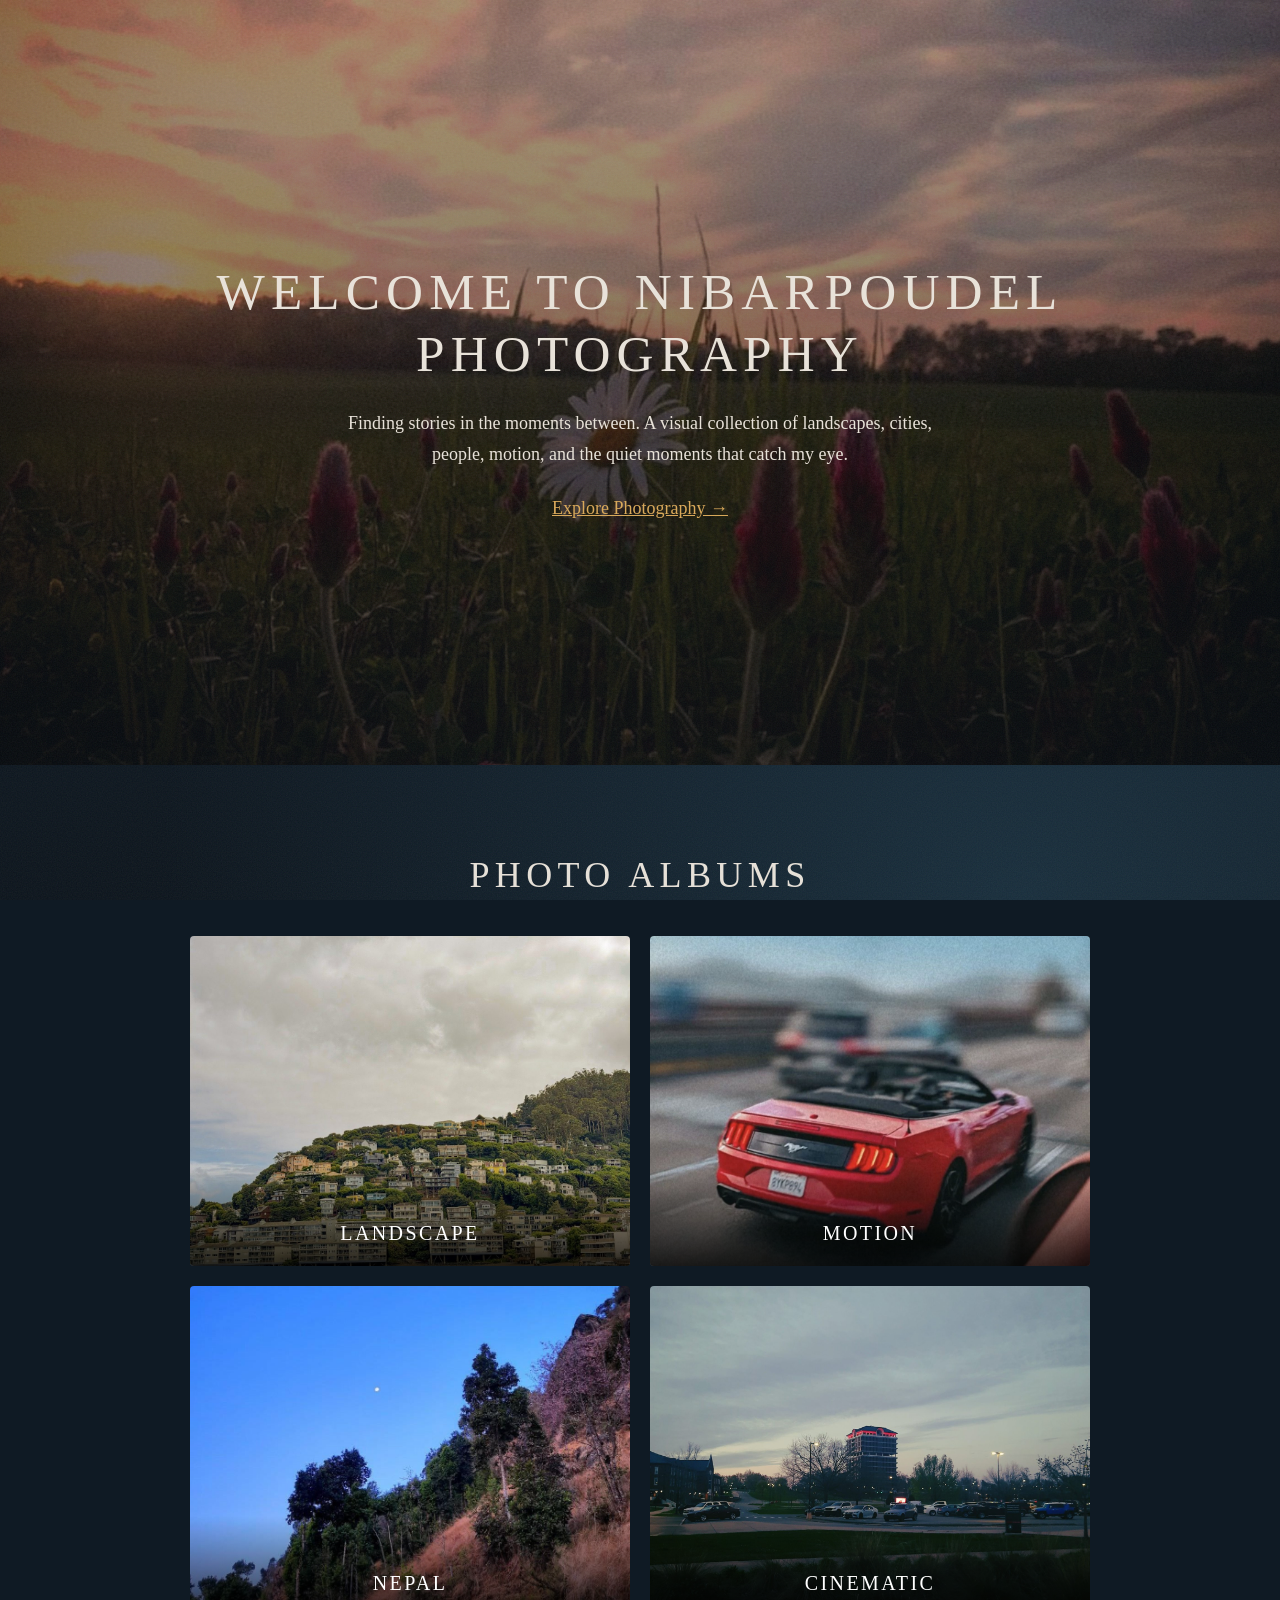
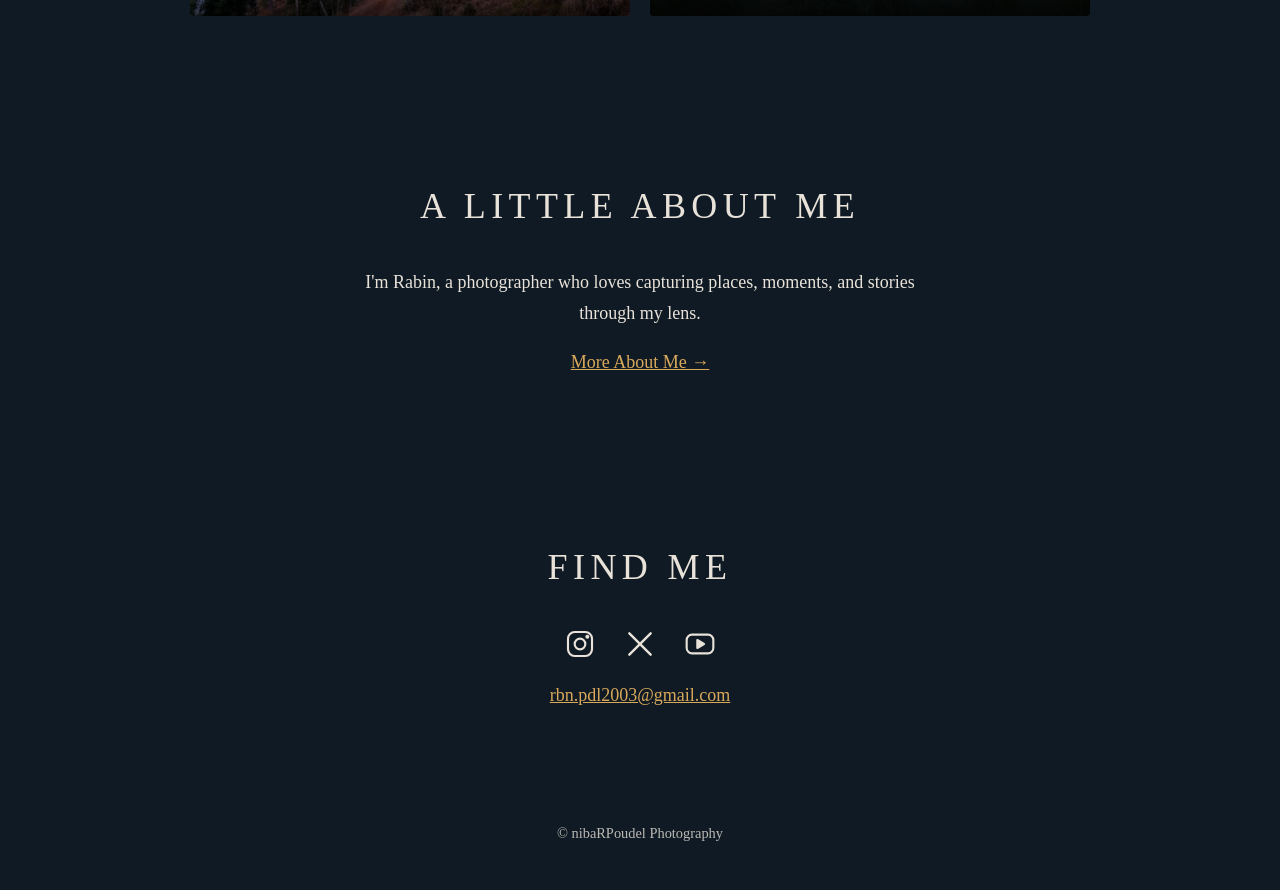
<file: index.html>
<!DOCTYPE html>
<html lang="en">
<head>
  <meta charset="UTF-8">
  <meta name="viewport" content="width=device-width, initial-scale=1.0">
  <title>nibaRPoudel Photography</title>
  <link rel="stylesheet" href="style.css">
</head>
<body>

  
<header class="hero">
  <div class="hero-content">
    <h1>Welcome to nibaRPoudel Photography</h1>

    <p>
      Finding stories in the moments between. A visual collection
      of landscapes, cities, people, motion, and the quiet moments
      that catch my eye.
    </p>

    <a href="#albums" class="button">
      Explore Photography →
    </a>
  </div>
</header>


  <section class="albums" id="albums">
  <h2>Photo Albums</h2>
  <div class="album-grid">
    <a class="album" href="landscape.html">
      <img src="photos/landscape/1.jpg" alt="Landscape album cover">
      <span class="album-title">Landscape</span>
    </a>
    
    <a class="album" href="motion.html">
      <img src="photos/motion/1.jpg" alt="Motion album cover">
      <span class="album-title">Motion</span>
    </a>

    <a class="album" href="nepal.html">
      <img src="photos/nepal/1.jpg" alt="Nepal album cover">
      <span class="album-title">Nepal</span>
    </a>

    <a class="album" href="cinematic.html">
      <img src="photos/cinematic/1.jpg" alt="Cinematic album cover">
      <span class="album-title">Cinematic</span>
    </a>
  </div>
</section>

  <section class="about-preview">
    <h2>A Little About Me</h2>
    <p>I'm Rabin, a photographer who loves capturing places, moments,
        and stories through my lens.</p>
    <a href="about.html">More About Me →</a>
  </section>

  <section class="Connect">
    <h2>FIND ME</h2>
    <div class="social-links">
  <a href="https://www.instagram.com/nibarpoudel_photography" target="_blank" rel="noopener noreferrer" aria-label="Instagram">
    <svg viewBox="0 0 24 24" fill="none" stroke="currentColor" stroke-width="1.6" stroke-linecap="round" stroke-linejoin="round" aria-hidden="true">
      <rect x="3" y="3" width="18" height="18" rx="5"/>
      <circle cx="12" cy="12" r="4"/>
      <circle cx="17.5" cy="6.5" r="0.7" fill="currentColor"/>
    </svg>
  </a>

  <a href="https://x.com/LeduopN" target="_blank" rel="noopener noreferrer" aria-label="X">
    <svg viewBox="0 0 24 24" fill="none" stroke="currentColor" stroke-width="1.8" stroke-linecap="round" aria-hidden="true">
      <path d="M4 4L20 20M20 4L4 20"/>
    </svg>
  </a>

  <a href="https://www.youtube.com/@nibar_poudel" target="_blank" rel="noopener noreferrer" aria-label="YouTube">
    <svg viewBox="0 0 24 24" fill="none" stroke="currentColor" stroke-width="1.6" stroke-linejoin="round" aria-hidden="true">
      <rect x="2" y="5" width="20" height="14" rx="4"/>
      <path d="M10 9L15 12L10 15Z" fill="currentColor"/>
    </svg>
  </a>
</div>
    <a href="mailto:rbn.pdl2003@gmail.com">rbn.pdl2003@gmail.com</a>
  </section>

  <footer>
    <p>© nibaRPoudel Photography</p>
  </footer>

</body>
</html>
</file>
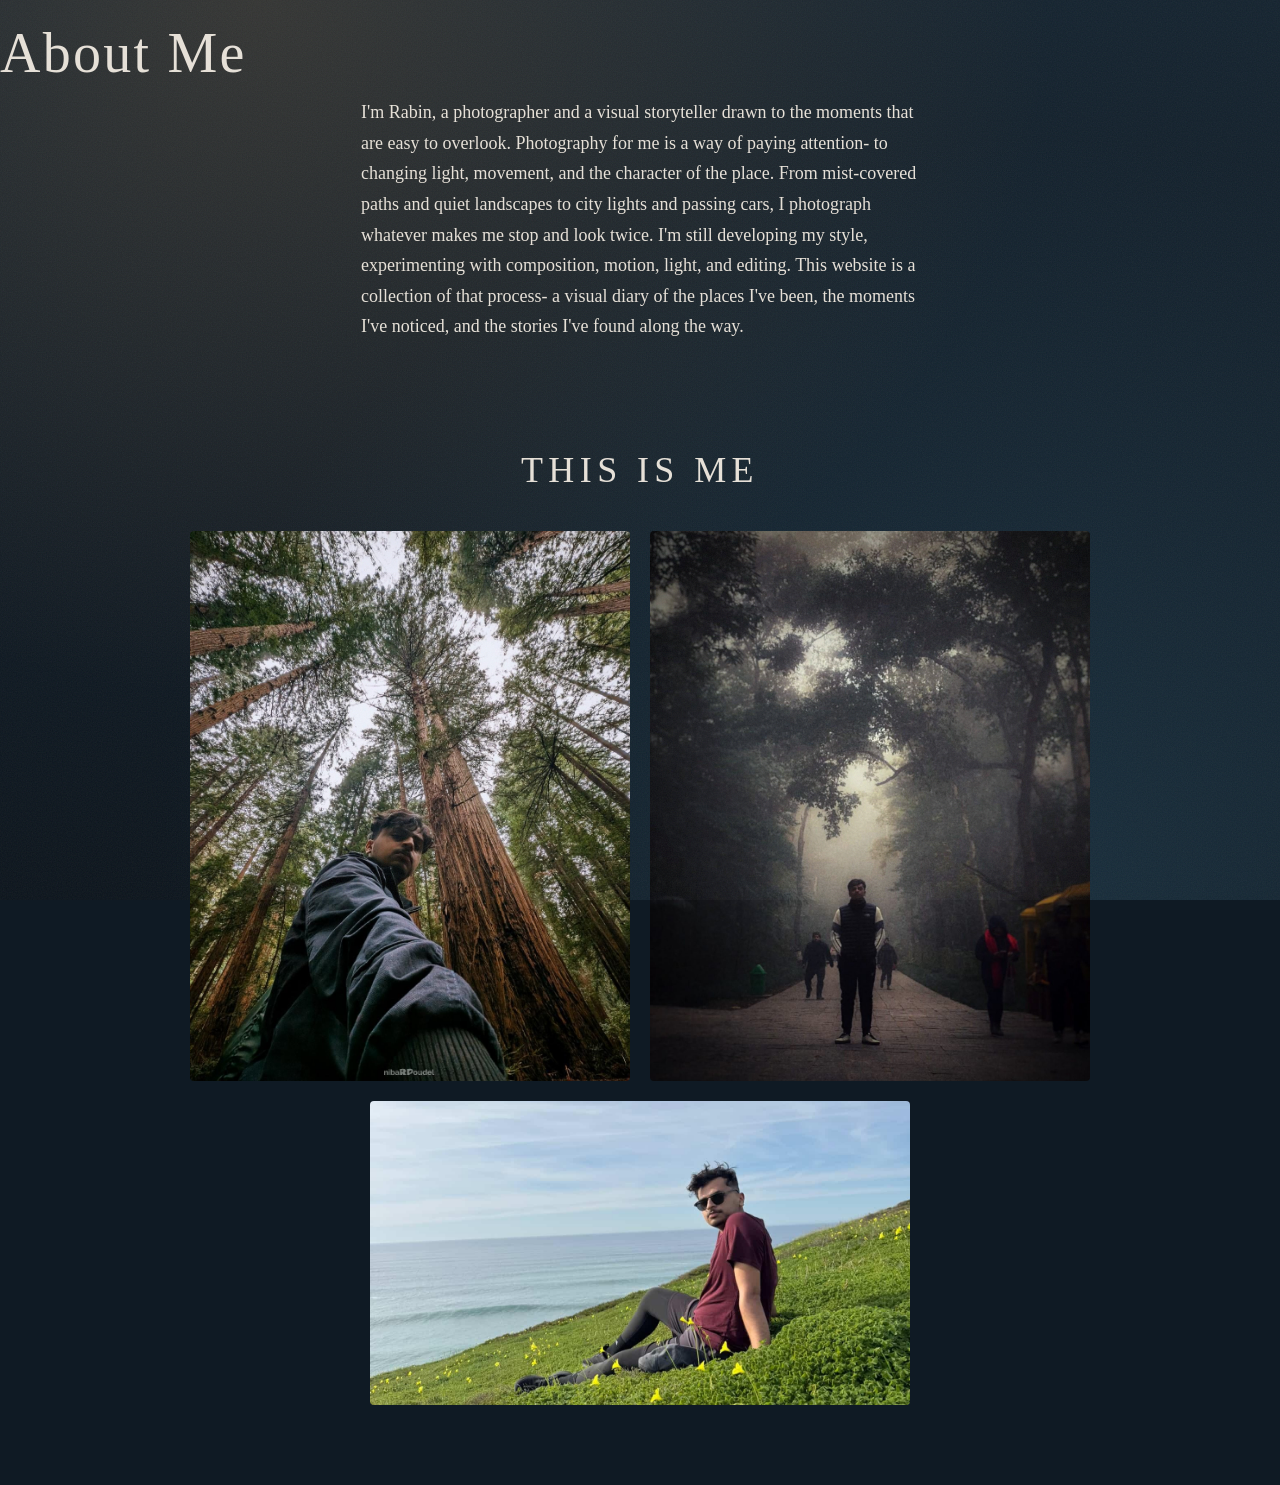
<file: about.html>
<!DOCTYPE html>
<html lang= "en" >
    <head>
        <meta charset = "UTF-8">
        <meta name = "viewport" content = "width=device-width, inital-sacle=1.0">
        <title> About - My Photography </title>
        <link rel = "stylesheet" href = "style.css">
    </head>

    <body>
        <h1>About Me </h1>
        <p class="intro"> I'm Rabin, a photographer and a visual storyteller drawn to the moments that are easy to overlook. 
            Photography for me is a way of paying attention- to changing light, movement, and the character of the place. From mist-covered paths and quiet landscapes to city lights and passing cars,
        I photograph whatever makes me stop and look twice. 
        I'm still developing my style, experimenting with composition, motion, light, and editing. This website is a collection of that process- a visual diary of the places I've been, the moments I've noticed, and the stories I've found along the way. </p>

        <a href = "about.html"></a>


<section class="about-gallery">
  <h2>This is me</h2>

  <div class="about-photo-grid">
    <img src="photos/about/1.jpg" alt="Photo of me">
    <img src="photos/about/2.jpg" alt="Photo of me">
    <img src="photos/about/3.jpg" alt="Photo of me">


    
  </div>
</section>

    </body>
</html>
</file>
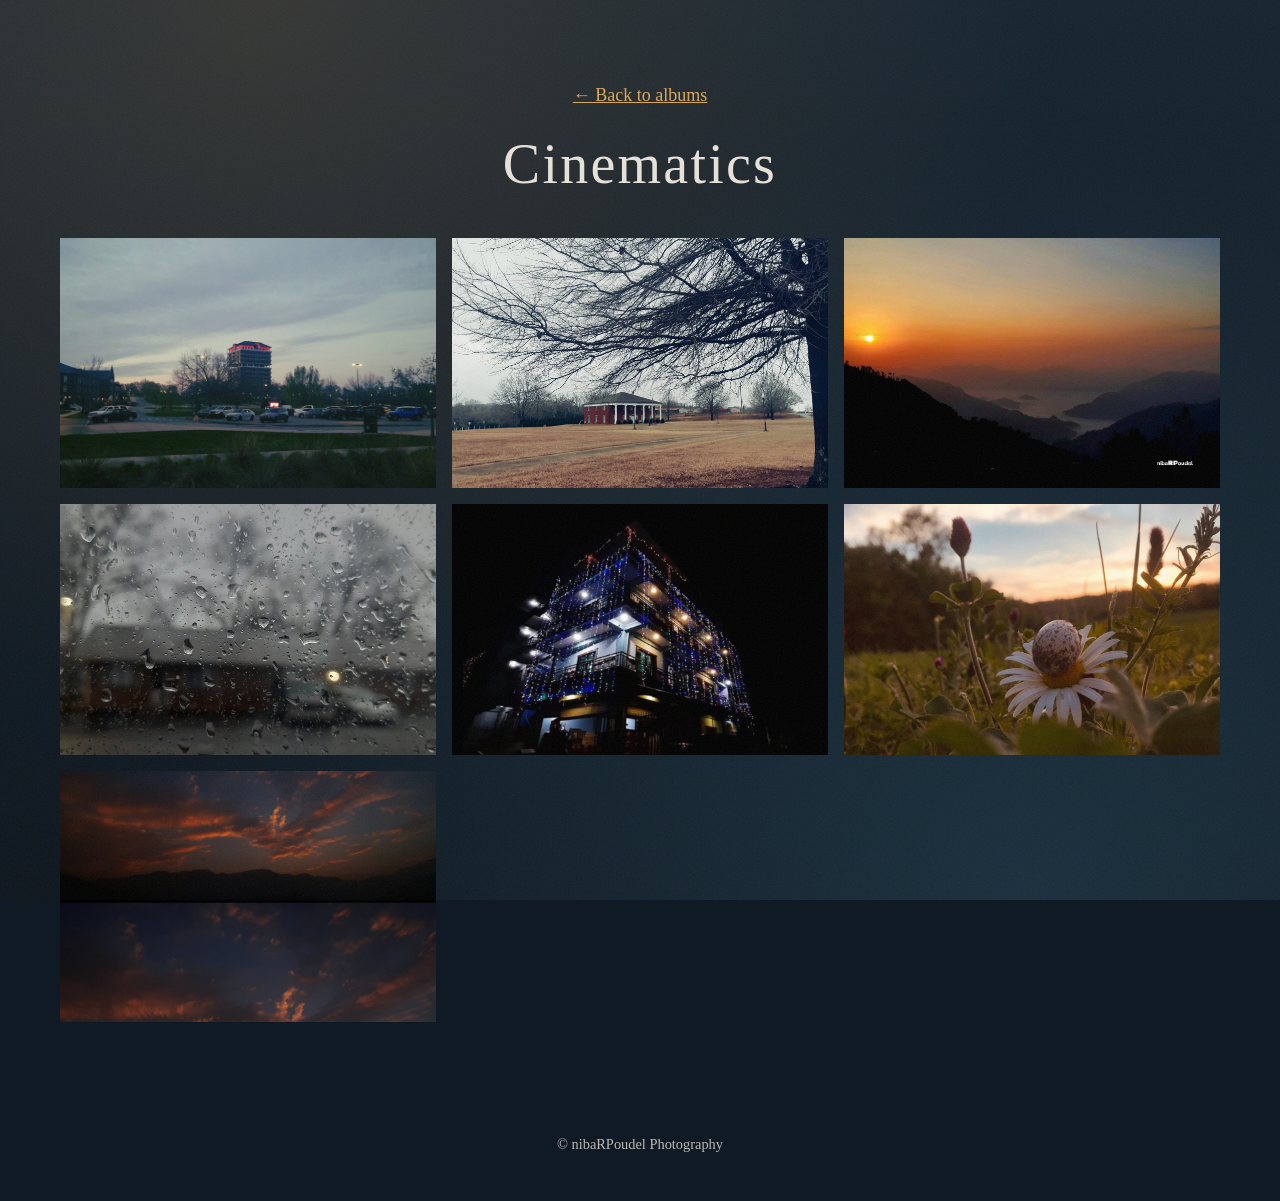
<file: cinematic.html>
<!DOCTYPE html>
<html lang="en">
<head>
  <meta charset="UTF-8">
  <meta name="viewport" content="width=device-width, initial-scale=1.0">
  <title>Travel - nibaRPoudel Photography</title>
  <link rel="stylesheet" href="style.css">
</head>
<body>

  <section class="album-page">
    <a href="index.html#albums">← Back to albums</a>
    <h1>Cinematics</h1>

    <div class="gallery">
      <img src="photos/cinematic/1.jpg" alt="Describe photo 1" loading="lazy">
      <img src="photos/cinematic/2.jpg" alt="Describe photo 2" loading="lazy">
      <img src="photos/cinematic/3.jpg" alt="Describe photo 3" loading="lazy">
      <img src="photos/cinematic/4.jpg" alt="Describe photo 4" loading="lazy">
      <img src="photos/cinematic/5.jpg" alt="Describe photo 5" loading="lazy">
      <img src="photos/cinematic/6.jpg" alt="Describe photo 6" loading="lazy">
      <img src="photos/cinematic/7.jpg" alt="Describe photo 7" loading="lazy">


    </div>
  </section>

  <footer>
    <p>© nibaRPoudel Photography</p>
  </footer>

</body>
</html>
</file>
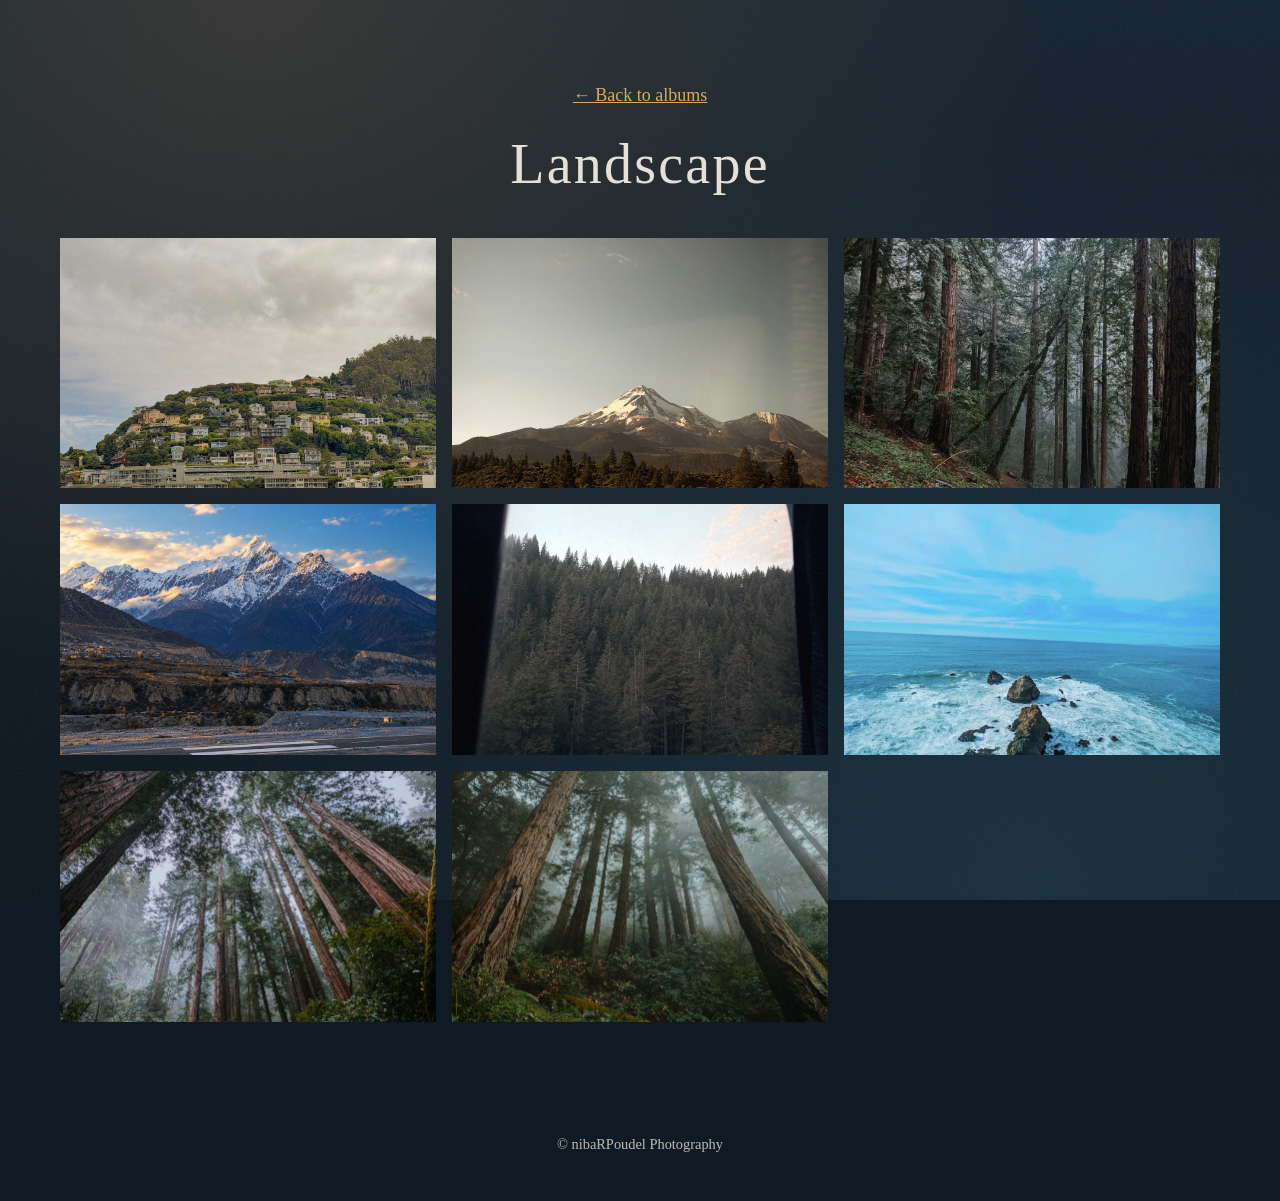
<file: landscape.html>
<!DOCTYPE html>
<html lang="en">
<head>
  <meta charset="UTF-8">
  <meta name="viewport" content="width=device-width, initial-scale=1.0">
  <title>Landscape - nibaRPoudel Photography</title>
  <link rel="stylesheet" href="style.css">
</head>
<body>

  <section class="album-page">
    <a href="index.html#albums">← Back to albums</a>
    <h1>Landscape</h1>

    <div class="gallery">
      <img src="photos/landscape/1.jpg" alt="Landscape photo 1" loading="lazy">
      <img src="photos/landscape/2.jpg" alt="Landscape photo 2" loading="lazy">
      <img src="photos/landscape/3.jpg" alt="Landscape photo 3" loading="lazy">
      <img src="photos/landscape/4.jpg" alt="Landscape photo 4" loading="lazy">
      <img src="photos/landscape/5.jpg" alt="Landscape photo 5" loading="lazy">
      <img src="photos/landscape/6.jpg" alt="Landscape photo 6" loading="lazy">
      <img src="photos/landscape/7.jpg" alt="Landscape photo 7" loading="lazy">
      <img src="photos/landscape/8.jpg" alt="Landscape photo 8" loading="lazy">
    </div>
  </section>

  <footer>
    <p>© nibaRPoudel Photography</p>
  </footer>

</body>
</html>
</file>
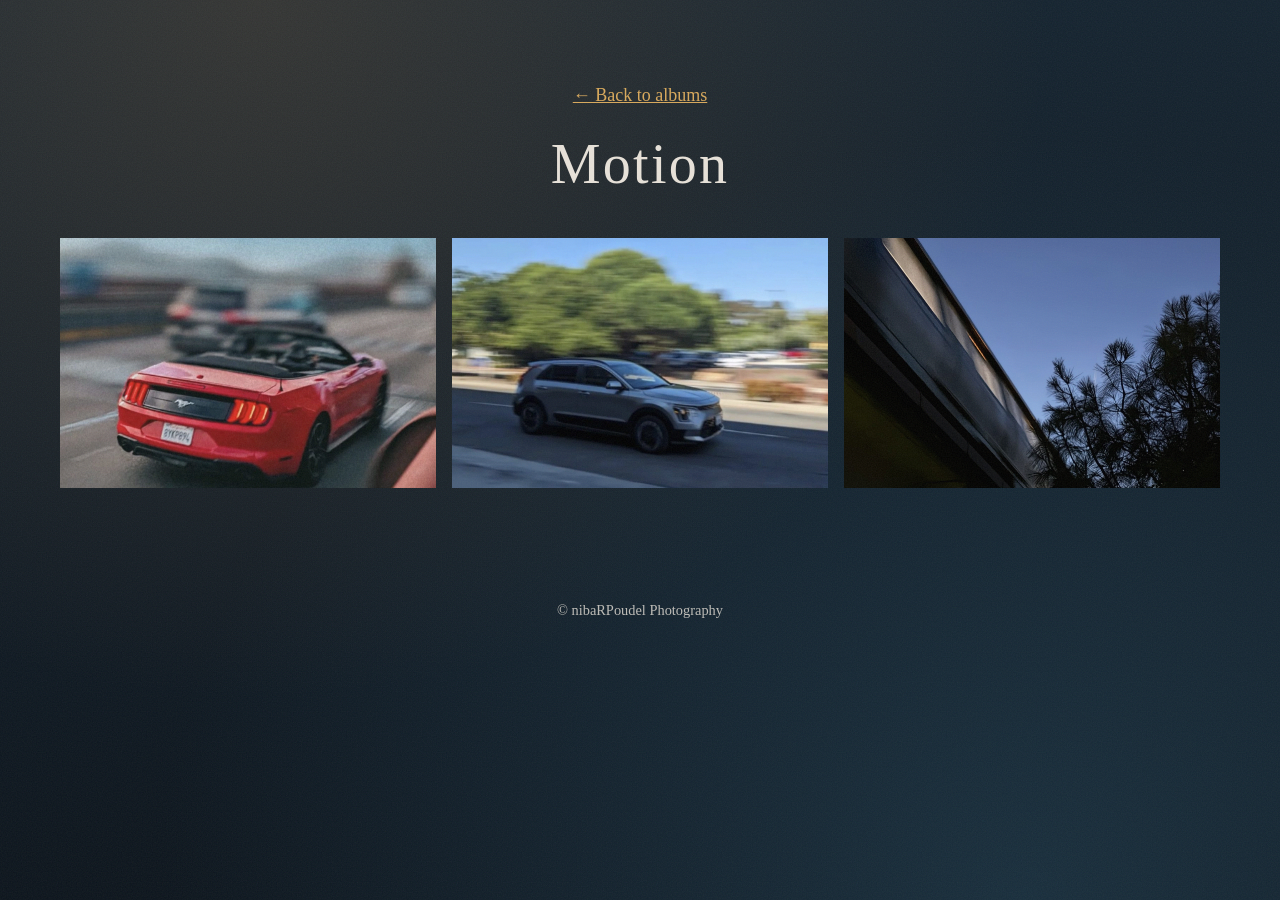
<file: motion.html>
<!DOCTYPE html>
<html lang="en">
<head>
  <meta charset="UTF-8">
  <meta name="viewport" content="width=device-width, initial-scale=1.0">
  <title>Motion - nibaRPoudel Photography</title>
  <link rel="stylesheet" href="style.css">
</head>
<body>

  <section class="album-page">
    <a href="index.html#albums">← Back to albums</a>
    <h1>Motion</h1>

    <div class="gallery">
      <img src="photos/motion/1.jpg" alt="Motion photo 1" loading="lazy">
      <img src="photos/motion/2.jpg" alt="Motion photo 2" loading="lazy">
      <img src="photos/motion/3.jpg" alt="Motion photo 2" loading="lazy">

    </div>
  </section>

  <footer>
    <p>© nibaRPoudel Photography</p>
  </footer>

</body>
</html>
</file>
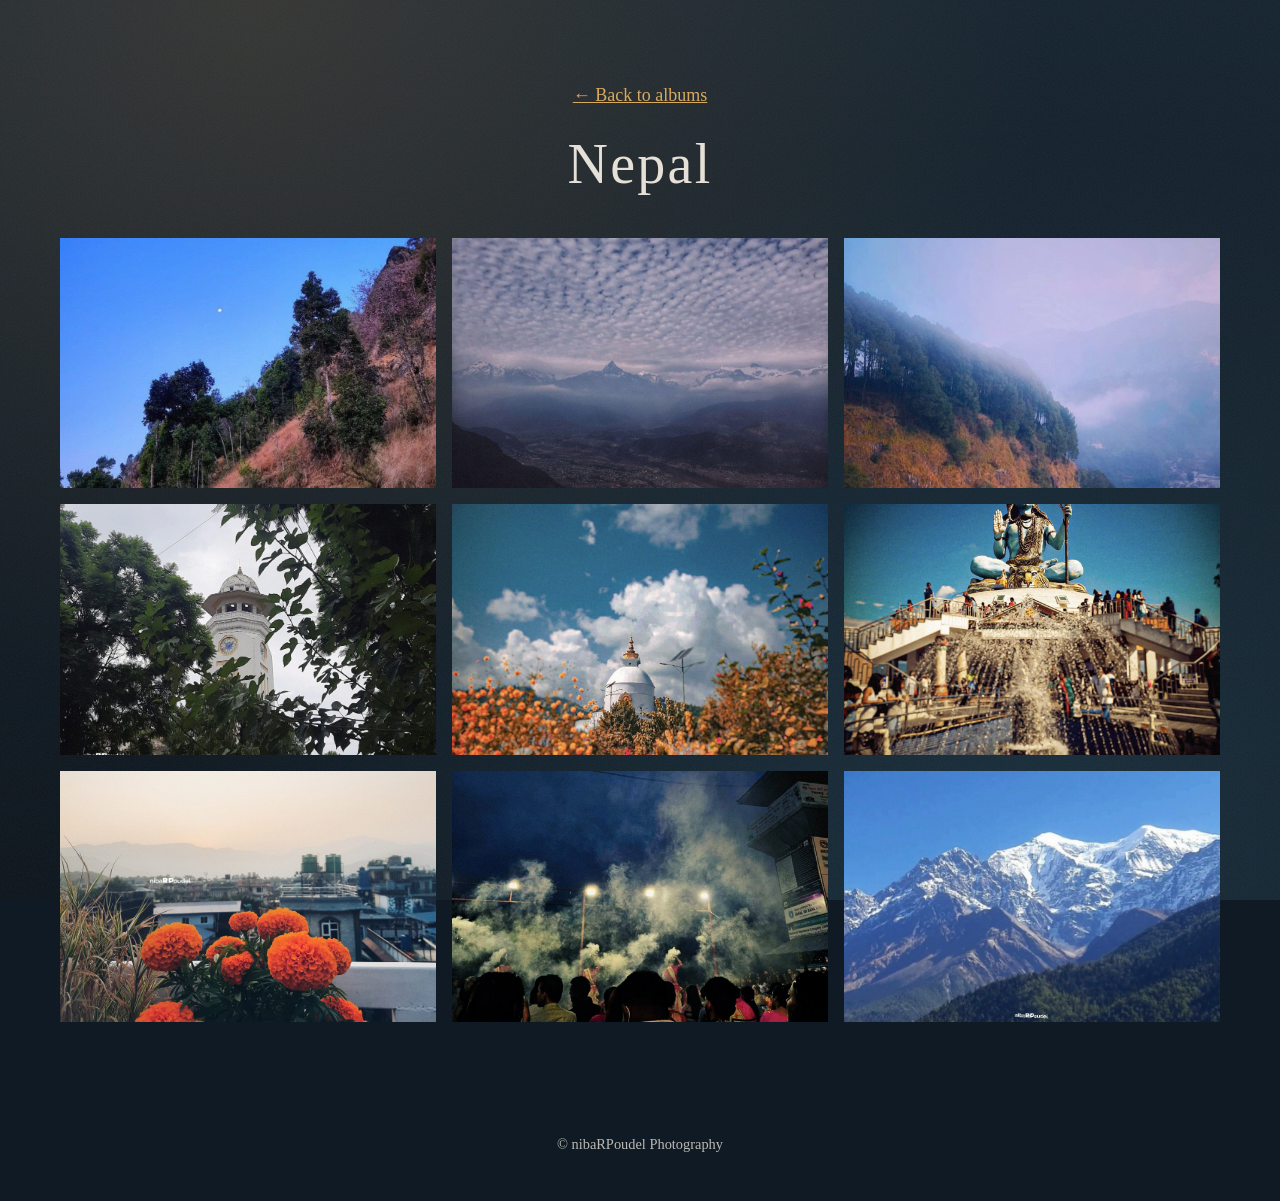
<file: nepal.html>
<!DOCTYPE html>
<html lang="en">
<head>
  <meta charset="UTF-8">
  <meta name="viewport" content="width=device-width, initial-scale=1.0">
  <title>Nepal - nibaRPoudel Photography</title>
  <link rel="stylesheet" href="style.css">
</head>
<body>

  <section class="album-page">
    <a href="index.html#albums">← Back to albums</a>
    <h1>Nepal</h1>

    <div class="gallery">
      <img src="photos/nepal/1.jpg" alt="Nepal photo 1" loading="lazy">
      <img src="photos/nepal/2.jpg" alt="Nepal photo 2" loading="lazy">
      <img src="photos/nepal/3.jpg" alt="Nepal photo 3" loading="lazy">
      <img src="photos/nepal/4.jpg" alt="Nepal photo 4" loading="lazy">
      <img src="photos/nepal/5.jpg" alt="Nepal photo 5" loading="lazy">
      <img src="photos/nepal/6.jpg" alt="Nepal photo 6" loading="lazy">
      <img src="photos/nepal/7.jpg" alt="Nepal photo 7" loading="lazy">
      <img src="photos/nepal/8.jpg" alt="Nepal photo 8" loading="lazy">
      <img src="photos/nepal/9.jpg" alt="Nepal photo 9" loading="lazy">
    </div>
  </section>

  <footer>
    <p>© nibaRPoudel Photography</p>
  </footer>

</body>
</html>
</file>
<file: style.css>
* {
  box-sizing: border-box;
}

/* ---------- Base: font and background ---------- */
body {
  margin: 0;
  font-family: "Times New Roman", Times, serif;
  font-size: 1.125rem;          /* 18px: comfortable reading size */
  line-height: 1.7;
  color: #e8e2d9;               /* warm off-white, easier on the eyes than pure white */

  /* Moody cinematic background: deep teal base with a faint warm glow */
  background-color: #0f1a24;
  background-image:
    radial-gradient(ellipse at 20% 0%, rgba(201, 138, 74, 0.18), transparent 55%),
    radial-gradient(ellipse at 80% 100%, rgba(47, 94, 120, 0.35), transparent 60%),
    linear-gradient(180deg, #14232f 0%, #0c141c 100%);
  background-attachment: fixed;
}

/* Optional film grain for atmosphere */
body::before {
  content: "";
  position: fixed;
  inset: 0;
  pointer-events: none;
  opacity: 0.07;
  background-image: url("data:image/svg+xml;utf8,<svg xmlns='http://www.w3.org/2000/svg' width='200' height='200'><filter id='n'><feTurbulence type='fractalNoise' baseFrequency='0.8' numOctaves='2'/></filter><rect width='100%' height='100%' filter='url(%23n)'/></svg>");
}

/* ---------- Typography ---------- */
h1 {
  font-size: clamp(2rem, 5vw, 3.5rem);     /* scales with screen: min, ideal, max */
  font-weight: normal;
  letter-spacing: 0.04em;
  line-height: 1.2;
  margin: 20px 0 10px;
}

h2 {
  font-size: clamp(1.5rem, 3vw, 2.25rem);
  font-weight: normal;
  letter-spacing: 0.15em;
  text-transform: uppercase;
  margin: 0 0 30px;
}

p {
  max-width: 62ch;              /* ~62 characters per line is the readable sweet spot */
  margin: 0 auto 1em;
}

a {
  color: #d9a95b;
}

img {
  max-width: 100%;
}


/* ---------- Hero ---------- */
.hero {
  min-height: 85vh;
  display: flex;
  justify-content: center;
  align-items: center;
  text-align: center;
  padding: 80px 24px;

  /* Your photograph as the background */
  background-image:
    linear-gradient(
      rgba(10, 16, 22, 0.35),
      rgba(10, 16, 22, 0.65)
    ),
    url("photos/intro.jpg");

  background-size: cover;
  background-position: center;
  background-repeat: no-repeat;
}

.hero-content {
  max-width: 1000px;
  position: relative;
  z-index: 1;
}

.hero h1 {
  font-size: clamp(2rem, 4vw, 3.5rem);
  letter-spacing: 0.12em;
  text-transform: uppercase;
  margin-bottom: 24px;
}

.hero p {
  max-width: 600px;
  margin: 0 auto 24px;
}

.hero .button {
  margin-top: 10px;
}


/* ---------- Sections ---------- */
section {
  padding: 80px 20px;
  text-align: center;
}

/* ---------- Albums ---------- */
.album-grid {
  display: grid;
  grid-template-columns: repeat(2, 1fr);
  gap: 20px;
  max-width: 900px;
  margin: 0 auto;
}


.album {
  position: relative;
  display: block;
  aspect-ratio: 4 / 3;
  overflow: hidden;
  border-radius: 4px;
}

.album img {
  width: 100%;
  height: 100%;
  object-fit: cover;            /* fills the box, crops instead of stretching */
  display: block;
  transition: transform 0.6s;
}

.album:hover img {
  transform: scale(1.06);
}

.album-title {
  position: absolute;
  left: 0;
  right: 0;
  bottom: 0;
  padding: 50px 16px 16px;
  background: linear-gradient(transparent, rgba(0, 0, 0, 0.75));
  color: #ffffff;
  font-size: 1.25rem;
  letter-spacing: 0.12em;
  text-transform: uppercase;
  text-decoration: none;
}

/* ---------- Album page gallery ---------- */
.album-page {
  max-width: 1200px;
  margin: 0 auto;
}

.gallery {
  display: grid;
  grid-template-columns: repeat(auto-fill, minmax(280px, 1fr));
  gap: 16px;
  margin-top: 40px;
}

.gallery img {
  width: 100%;
  aspect-ratio: 3 / 2;
  object-fit: cover;
  display: block;
}

/* ---------- Social icons ---------- */
.social-links {
  display: flex;
  justify-content: center;
  gap: 28px;
  margin: 20px 0;
}

.social-links a {
  color: #e8e2d9;
  transition: color 0.3s, transform 0.3s;
}

.social-links svg {
  width: 32px;
  height: 32px;
  display: block;
}

.social-links a:hover {
  color: #d9a95b;
  transform: scale(1.15);
}

/* ---------- Footer ---------- */
footer {
  text-align: center;
  padding: 30px 20px;
  font-size: 0.9rem;
  opacity: 0.8;
}


/* ---------- Small screens ---------- */
@media (max-width: 500px) {
  .album-grid {
    grid-template-columns: 1fr;
  }
}

/* ---------- Center a final odd album on desktop ---------- */
@media (min-width: 501px) {
  .album-grid .album:last-child:nth-child(odd) {
    grid-column: 1 / -1;
    max-width: calc(50% - 10px);
    justify-self: center;
  }
}


/* ---------- About page photos ---------- */
.about-gallery {
  max-width: 1000px;
  margin: 0 auto;
}

.about-photo-grid {
  display: grid;
  grid-template-columns: repeat(2, minmax(0, 1fr));
  gap: 20px;
  max-width: 900px;
  margin: 0 auto;
}

.about-photo-grid img {
  width: 100%;
  aspect-ratio: 4 / 5;
  object-fit: cover;
  display: block;
  border-radius: 4px;
  transition: transform 0.4s ease;
}

.about-photo-grid img:hover {
  transform: scale(1.02);
}

.about-photo-grid img:last-child:nth-child(odd) {
  grid-column: 1 / -1;
  width: 60%;
  justify-self: center;
  aspect-ratio: 16 / 9;
}

@media (max-width: 500px) {
  .about-photo-grid {
    grid-template-columns: 1fr;
  }

  .about-photo-grid img:last-child:nth-child(odd) {
    grid-column: auto;
    width: 100%;
  }
}
</file>
